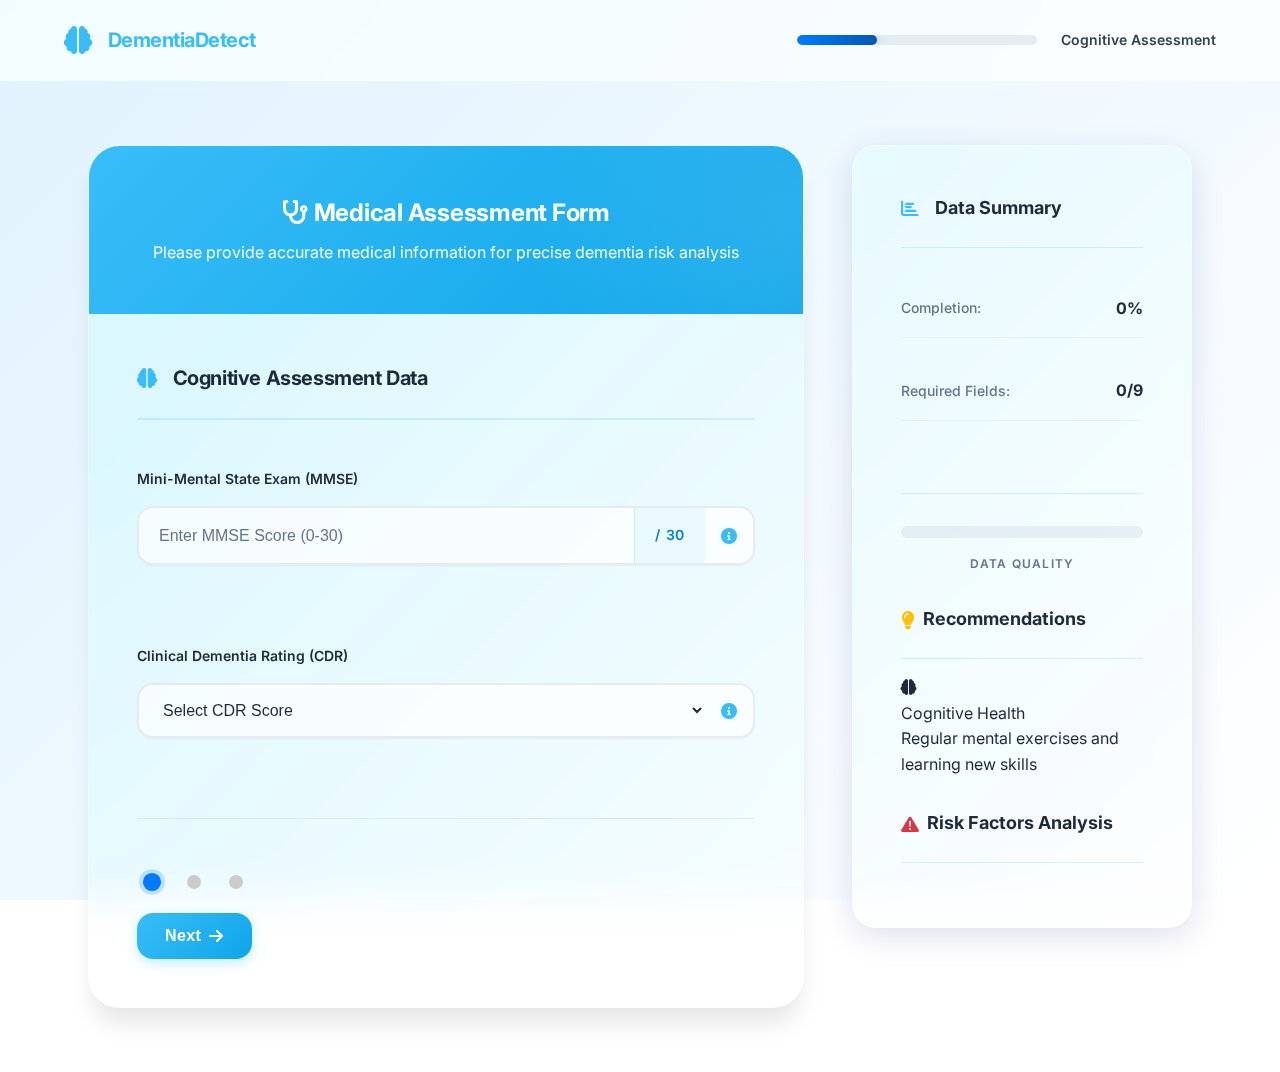
<file: DEMENTIA-PREDICTION/frontend/assessment.html>
<!DOCTYPE html>
<html lang="en">
<head>
    <meta charset="UTF-8">
    <meta name="viewport" content="width=device-width, initial-scale=1.0">
    <title>Medical Assessment - DementiaDetect</title>
    <link rel="stylesheet" href="css/style.css">
    <link href="https://cdnjs.cloudflare.com/ajax/libs/font-awesome/6.0.0/css/all.min.css" rel="stylesheet">
    <link href="https://fonts.googleapis.com/css2?family=Inter:wght@300;400;500;600;700&display=swap" rel="stylesheet">
</head>
<body>
    <header class="assessment-header">
        <div class="container">
            <div class="header-content">
                <div class="logo">
                    <i class="fas fa-brain"></i>
                    <span>DementiaDetect</span>
                </div>
                <div class="assessment-progress">
                    <div class="progress-container">
                        <div class="progress-bar">
                            <div class="progress-fill" id="progressFill"></div>
                        </div>
                        <span class="progress-text" id="progressText">Medical Data Collection</span>
                    </div>
                </div>
            </div>
        </div>
    </header>

    <main class="assessment-main">
        <div class="container">
            <div class="assessment-wrapper">
                <div class="assessment-card">
                    <div class="card-header">
                        <h2 class="card-title">
                            <i class="fas fa-stethoscope"></i>
                            Medical Assessment Form
                        </h2>
                        <p class="card-subtitle">Please provide accurate medical information for precise dementia risk analysis</p>
                    </div>

                    <form id="medicalAssessmentForm" class="medical-form">
                        <div class="form-sections">
                            
                            <!-- Cognitive Assessment Section -->
                            <div class="form-section active" id="cognitiveSection">
                                <h3 class="section-title">
                                    <i class="fas fa-brain"></i>
                                    Cognitive Assessment Data
                                </h3>
                                
                                <div class="medical-inputs-grid">
                                    <div class="medical-input-group">
                                        <label for="mmse">Mini-Mental State Exam (MMSE)</label>
                                        <div class="input-wrapper">
                                            <input type="number" id="mmse" name="mmse" min="0" max="30" step="0.1" placeholder="Enter MMSE Score (0-30)" required>
                                            <span class="input-unit">/ 30</span>
                                            <div class="input-info">
                                                <i class="fas fa-info-circle"></i>
                                                <span class="tooltip">Normal: 24-30, Mild impairment: 18-23, Moderate: 12-17, Severe: <12</span>
                                            </div>
                                        </div>
                                    </div>

                                    <div class="medical-input-group">
                                        <label for="cdr">Clinical Dementia Rating (CDR)</label>
                                        <div class="input-wrapper">
                                            <select id="cdr" name="cdr" required>
                                                <option value="">Select CDR Score</option>
                                                <option value="0">0 - Normal</option>
                                                <option value="0.5">0.5 - Very Mild</option>
                                                <option value="1">1 - Mild</option>
                                                <option value="2">2 - Moderate</option>
                                                <option value="3">3 - Severe</option>
                                            </select>
                                            <div class="input-info">
                                                <i class="fas fa-info-circle"></i>
                                                <span class="tooltip">CDR measures severity of cognitive impairment</span>
                                            </div>
                                        </div>
                                    </div>
                                </div>
                            </div>

                            <!-- Brain Imaging Section -->
                            <div class="form-section" id="imagingSection">
                                <h3 class="section-title">
                                    <i class="fas fa-x-ray"></i>
                                    Brain Imaging Measurements
                                </h3>
                                
                                <div class="medical-inputs-grid">
                                    <div class="medical-input-group">
                                        <label for="nwbv">Normalized Whole Brain Volume</label>
                                        <div class="input-wrapper">
                                            <input type="number" id="nwbv" name="nwbv" min="0.5" max="1.0" step="0.001" placeholder="Enter NWBV (0.5-1.0)" required>
                                            <span class="input-unit">ratio</span>
                                            <div class="input-info">
                                                <i class="fas fa-info-circle"></i>
                                                <span class="tooltip">Brain volume normalized to skull size. Lower values indicate atrophy</span>
                                            </div>
                                        </div>
                                    </div>

                                    <div class="medical-input-group">
                                        <label for="etiv">Estimated Total Intracranial Volume</label>
                                        <div class="input-wrapper">
                                            <input type="number" id="etiv" name="etiv" min="1000" max="2500" step="1" placeholder="Enter eTIV (1000-2500)" required>
                                            <span class="input-unit">cm³</span>
                                            <div class="input-info">
                                                <i class="fas fa-info-circle"></i>
                                                <span class="tooltip">Total volume inside the skull, used for normalization</span>
                                            </div>
                                        </div>
                                    </div>

                                    <div class="medical-input-group">
                                        <label for="asf">Atlas Scaling Factor</label>
                                        <div class="input-wrapper">
                                            <input type="number" id="asf" name="asf" min="0.8" max="1.8" step="0.001" placeholder="Enter ASF (0.8-1.8)" required>
                                            <span class="input-unit">factor</span>
                                            <div class="input-info">
                                                <i class="fas fa-info-circle"></i>
                                                <span class="tooltip">Scaling factor for brain atlas registration</span>
                                            </div>
                                        </div>
                                    </div>
                                </div>
                            </div>

                            <!-- Demographic Section -->
                            <div class="form-section" id="demographicSection">
                                <h3 class="section-title">
                                    <i class="fas fa-user"></i>
                                    Demographic Information
                                </h3>
                                
                                <div class="medical-inputs-grid">
                                    <div class="medical-input-group">
                                        <label for="age">Age</label>
                                        <div class="input-wrapper">
                                            <input type="number" id="age" name="age" min="18" max="120" step="1" placeholder="Enter age" required>
                                            <span class="input-unit">years</span>
                                            <div class="input-info">
                                                <i class="fas fa-info-circle"></i>
                                                <span class="tooltip">Patient's current age in years</span>
                                            </div>
                                        </div>
                                    </div>

                                    <div class="medical-input-group">
                                        <label for="education">Years of Education</label>
                                        <div class="input-wrapper">
                                            <input type="number" id="education" name="education" min="0" max="25" step="1" placeholder="Enter years of education" required>
                                            <span class="input-unit">years</span>
                                            <div class="input-info">
                                                <i class="fas fa-info-circle"></i>
                                                <span class="tooltip">Total years of formal education completed</span>
                                            </div>
                                        </div>
                                    </div>

                                    <div class="medical-input-group">
                                        <label for="gender">Gender</label>
                                        <div class="input-wrapper">
                                            <select id="gender" name="gender" required>
                                                <option value="">Select Gender</option>
                                                <option value="M">Male</option>
                                                <option value="F">Female</option>
                                            </select>
                                            <div class="input-info">
                                                <i class="fas fa-info-circle"></i>
                                                <span class="tooltip">Biological sex assigned at birth</span>
                                            </div>
                                        </div>
                                    </div>

                                    <div class="medical-input-group">
                                        <label for="ses">Socioeconomic Status</label>
                                        <div class="input-wrapper">
                                            <select id="ses" name="ses" required>
                                                <option value="">Select SES Level</option>
                                                <option value="1">1 - Lowest</option>
                                                <option value="2">2 - Low</option>
                                                <option value="3">3 - Middle</option>
                                                <option value="4">4 - High</option>
                                                <option value="5">5 - Highest</option>
                                            </select>
                                            <div class="input-info">
                                                <i class="fas fa-info-circle"></i>
                                                <span class="tooltip">Economic and social position relative to others</span>
                                            </div>
                                        </div>
                                    </div>
                                </div>
                            </div>
                        </div>

                        <!-- Navigation and Submit -->
                        <div class="form-navigation">
                            <div class="nav-buttons">
                                <button type="button" id="prevBtn" class="btn btn-secondary" onclick="previousSection()" style="display: none;">
                                    <i class="fas fa-arrow-left"></i>
                                    Previous
                                </button>
                                
                                <div class="section-indicators">
                                    <span class="indicator active" data-section="0"></span>
                                    <span class="indicator" data-section="1"></span>
                                    <span class="indicator" data-section="2"></span>
                                </div>

                                <button type="button" id="nextBtn" class="btn btn-primary" onclick="nextSection()">
                                    Next
                                    <i class="fas fa-arrow-right"></i>
                                </button>
                                
                                <button type="submit" id="submitBtn" class="btn btn-success" style="display: none;">
                                    <i class="fas fa-brain"></i>
                                    Analyze Risk
                                </button>
                            </div>
                        </div>
                    </form>
                </div>

                <!-- Medical Data Summary Panel -->
                <div class="data-summary-panel" id="summaryPanel">
                    <h4>
                        <i class="fas fa-chart-bar"></i>
                        Data Summary
                    </h4>
                    <div class="summary-content">
                        <div class="summary-item">
                            <span class="label">Completion:</span>
                            <span class="value" id="completionRate">0%</span>
                        </div>
                        <div class="summary-item">
                            <span class="label">Required Fields:</span>
                            <span class="value" id="requiredCount">9</span>
                        </div>
                        <div class="data-quality-indicator">
                            <div class="quality-bar">
                                <div class="quality-fill" id="qualityFill"></div>
                            </div>
                            <span class="quality-text">Data Quality</span>
                        </div>
                    </div>
                </div>
            </div>
        </div>
    </main>

   <!-- Remove these lines that are causing 404 errors -->
<!-- <script src="js/medical-assessment.js"></script> -->
<!-- <script src="js/ui-enhancements.js"></script> -->

<!-- Add this inline solution instead -->
<!-- Remove these lines -->
<!-- <script src="js/medical-assessment.js"></script> -->
<!-- <script src="js/ui-enhancements.js"></script> -->

<!-- Complete working inline solution -->
<script>
// ===== ENHANCED MEDICAL ASSESSMENT SOLUTION =====

class MedicalAssessment {
    constructor() {
        this.currentSection = 0;
        this.totalSections = 3;
        this.formData = {};
        this.validationRules = this.setupValidationRules();
        this.init();
    }

    init() {
        console.log('MedicalAssessment initialized');
        this.addEnhancedStyles(); // Add styles first
        this.setupNavigation();
        this.setupValidation();
        this.updateNavigation();
        this.updateProgress();
    }

    addEnhancedStyles() {
        // Remove existing style if present
        const existingStyle = document.querySelector('#assessment-styles');
        if (existingStyle) existingStyle.remove();

        const style = document.createElement('style');
        style.id = 'assessment-styles';
        style.textContent = `
            /* Enhanced validation states with higher specificity */
            .input-wrapper.error,
            .medical-input-group .input-wrapper.error {
                border: 2px solid #dc3545 !important;
                background-color: rgba(248, 215, 218, 0.3) !important;
                box-shadow: 0 0 0 3px rgba(220, 53, 69, 0.1) !important;
                animation: shake 0.5s ease !important;
            }
            
            .input-wrapper.success,
            .medical-input-group .input-wrapper.success {
                border: 2px solid #28a745 !important;
                background-color: rgba(212, 237, 218, 0.3) !important;
                box-shadow: 0 0 0 3px rgba(40, 167, 69, 0.1) !important;
            }
            
            .input-wrapper.warning,
            .medical-input-group .input-wrapper.warning {
                border: 2px solid #ffc107 !important;
                background-color: rgba(255, 243, 205, 0.3) !important;
                box-shadow: 0 0 0 3px rgba(255, 193, 7, 0.1) !important;
            }

            /* Success checkmark */
            .input-wrapper.success::after {
                content: '✓';
                position: absolute;
                right: 12px;
                top: 50%;
                transform: translateY(-50%);
                color: #28a745;
                font-weight: bold;
                font-size: 18px;
                z-index: 10;
            }

            /* Error icon */
            .input-wrapper.error::after {
                content: '✗';
                position: absolute;
                right: 12px;
                top: 50%;
                transform: translateY(-50%);
                color: #dc3545;
                font-weight: bold;
                font-size: 18px;
                z-index: 10;
            }

            /* Warning icon */
            .input-wrapper.warning::after {
                content: '⚠';
                position: absolute;
                right: 12px;
                top: 50%;
                transform: translateY(-50%);
                color: #ffc107;
                font-weight: bold;
                font-size: 16px;
                z-index: 10;
            }

            /* Adjust for input-unit */
            .input-wrapper.success .input-unit,
            .input-wrapper.error .input-unit,
            .input-wrapper.warning .input-unit {
                margin-right: 35px;
            }
            
            /* Form sections */
            .form-section {
                display: none !important;
            }
            
            .form-section.active {
                display: block !important;
                animation: fadeInSlide 0.4s ease;
            }
            
            @keyframes fadeInSlide {
                from { 
                    opacity: 0; 
                    transform: translateX(20px); 
                }
                to { 
                    opacity: 1; 
                    transform: translateX(0); 
                }
            }
            
            @keyframes shake {
                0%, 100% { transform: translateX(0); }
                10%, 30%, 50%, 70%, 90% { transform: translateX(-3px); }
                20%, 40%, 60%, 80% { transform: translateX(3px); }
            }
            
            /* Enhanced indicators */
            .indicator {
                width: 14px !important;
                height: 14px !important;
                border-radius: 50% !important;
                background: #ccc !important;
                display: inline-block !important;
                margin: 0 6px !important;
                cursor: pointer !important;
                transition: all 0.3s ease !important;
                position: relative !important;
            }
            
            .indicator.active {
                background: #007bff !important;
                transform: scale(1.3) !important;
                box-shadow: 0 0 0 3px rgba(0, 123, 255, 0.2) !important;
            }
            
            .indicator.completed {
                background: #28a745 !important;
                transform: scale(1.1) !important;
            }

            .indicator.completed::after {
                content: '✓';
                position: absolute;
                top: 50%;
                left: 50%;
                transform: translate(-50%, -50%);
                color: white;
                font-size: 10px;
                font-weight: bold;
            }
            
            /* Progress bar enhancement */
            .progress-fill {
                transition: width 0.5s ease !important;
                background: linear-gradient(90deg, #007bff, #0056b3) !important;
            }
            
            /* Quality indicator */
            .quality-fill {
                transition: width 0.8s ease !important;
                background: linear-gradient(90deg, #dc3545 0%, #ffc107 50%, #28a745 100%) !important;
            }

            /* Button enhancements */
            .btn {
                transition: all 0.3s ease !important;
            }

            .btn:hover {
                transform: translateY(-2px) !important;
                box-shadow: 0 4px 8px rgba(0,0,0,0.2) !important;
            }

            .btn:active {
                transform: translateY(0) !important;
            }

            /* Field feedback messages */
            .field-feedback {
                margin-top: 0.5rem;
                padding: 0.5rem 1rem;
                border-radius: 0.5rem;
                font-size: 0.875rem;
                display: flex;
                align-items: center;
                gap: 0.5rem;
                animation: slideDown 0.3s ease;
                border-left: 4px solid;
            }
            
            .field-feedback.error {
                background: #f8d7da;
                color: #721c24;
                border-color: #dc3545;
            }
            
            .field-feedback.warning {
                background: #fff3cd;
                color: #856404;
                border-color: #ffc107;
            }
            
            @keyframes slideDown {
                from { 
                    opacity: 0; 
                    transform: translateY(-10px); 
                    max-height: 0; 
                }
                to { 
                    opacity: 1; 
                    transform: translateY(0); 
                    max-height: 50px; 
                }
            }
        `;
        document.head.appendChild(style);
    }

    setupValidationRules() {
        return {
            mmse: { min: 0, max: 30, type: 'number', required: true },
            cdr: { type: 'select', required: true },
            nwbv: { min: 0.5, max: 1.0, type: 'number', required: true },
            etiv: { min: 1000, max: 2500, type: 'number', required: true },
            asf: { min: 0.8, max: 1.8, type: 'number', required: true },
            age: { min: 18, max: 120, type: 'number', required: true },
            education: { min: 0, max: 25, type: 'number', required: true },
            gender: { type: 'select', required: true },
            ses: { type: 'select', required: true }
        };
    }

    setupNavigation() {
        console.log('Setting up navigation...');
        
        const nextBtn = document.getElementById('nextBtn');
        const prevBtn = document.getElementById('prevBtn');
        const submitBtn = document.getElementById('submitBtn');

        if (nextBtn) {
            // Clone to remove existing event listeners
            const newNextBtn = nextBtn.cloneNode(true);
            nextBtn.parentNode.replaceChild(newNextBtn, nextBtn);
            
            newNextBtn.removeAttribute('onclick');
            newNextBtn.addEventListener('click', (e) => {
                e.preventDefault();
                console.log('Next button clicked');
                this.nextSection();
            });
            console.log('Next button setup complete');
        }

        if (prevBtn) {
            const newPrevBtn = prevBtn.cloneNode(true);
            prevBtn.parentNode.replaceChild(newPrevBtn, prevBtn);
            
            newPrevBtn.removeAttribute('onclick');
            newPrevBtn.addEventListener('click', (e) => {
                e.preventDefault();
                console.log('Previous button clicked');
                this.previousSection();
            });
        }

        if (submitBtn) {
            const newSubmitBtn = submitBtn.cloneNode(true);
            submitBtn.parentNode.replaceChild(newSubmitBtn, submitBtn);
            
            newSubmitBtn.addEventListener('click', (e) => {
                e.preventDefault();
                console.log('Submit button clicked');
                this.handleSubmit();
            });
        }
    }

    setupValidation() {
        const inputs = document.querySelectorAll('#medicalAssessmentForm input, #medicalAssessmentForm select');
        console.log(`Setting up validation for ${inputs.length} inputs`);
        
        inputs.forEach(input => {
            input.addEventListener('input', () => {
                this.validateField(input);
                this.updateProgress();
            });

            input.addEventListener('blur', () => {
                this.showFieldFeedback(input);
            });

            input.addEventListener('focus', () => {
                this.clearFieldError(input);
            });
        });
    }

    validateField(field) {
        const fieldName = field.name;
        const value = field.value.trim();
        const rule = this.validationRules[fieldName];
        const wrapper = field.closest('.input-wrapper');
        
        if (!wrapper || !rule) return true;

        // Clear previous states
        wrapper.classList.remove('error', 'success', 'warning');

        let isValid = true;
        let errorMessage = '';

        // Required field check
        if (rule.required && !value) {
            isValid = false;
            errorMessage = 'This field is required';
        } else if (value) {
            // Type-specific validation
            if (rule.type === 'number') {
                const num = parseFloat(value);
                if (isNaN(num)) {
                    isValid = false;
                    errorMessage = 'Please enter a valid number';
                } else if (rule.min !== undefined && num < rule.min) {
                    isValid = false;
                    errorMessage = `Value must be at least ${rule.min}`;
                } else if (rule.max !== undefined && num > rule.max) {
                    isValid = false;
                    errorMessage = `Value must not exceed ${rule.max}`;
                } else {
                    // Check for warnings
                    if (fieldName === 'mmse' && num < 24) {
                        wrapper.classList.add('warning');
                        field.setAttribute('data-warning', 'Score may indicate cognitive impairment');
                    } else if (fieldName === 'age' && num > 75) {
                        wrapper.classList.add('warning');
                        field.setAttribute('data-warning', 'Advanced age increases risk');
                    } else {
                        wrapper.classList.add('success');
                    }
                }
            } else {
                wrapper.classList.add('success');
            }
        }

        // Apply validation state
        if (!isValid) {
            wrapper.classList.add('error');
            field.setAttribute('data-error', errorMessage);
            delete this.formData[fieldName];
        } else if (value) {
            this.formData[fieldName] = value;
        }

        console.log(`Validated ${fieldName}: ${isValid ? 'valid' : 'invalid'}`);
        return isValid;
    }

    showFieldFeedback(field) {
        const wrapper = field.closest('.input-wrapper');
        if (!wrapper) return;

        const errorMsg = field.getAttribute('data-error');
        const warningMsg = field.getAttribute('data-warning');
        
        // Remove existing feedback
        const existingFeedback = wrapper.parentNode.querySelector('.field-feedback');
        if (existingFeedback) {
            existingFeedback.remove();
        }

        // Show error or warning
        if (errorMsg || warningMsg) {
            const feedback = document.createElement('div');
            const isError = !!errorMsg;
            const message = errorMsg || warningMsg;
            
            feedback.className = `field-feedback ${isError ? 'error' : 'warning'}`;
            feedback.innerHTML = `
                <i class="fas fa-${isError ? 'exclamation-circle' : 'exclamation-triangle'}"></i>
                <span>${message}</span>
            `;
            
            wrapper.parentNode.appendChild(feedback);
        }
    }

    clearFieldError(field) {
        const wrapper = field.closest('.input-wrapper');
        if (!wrapper) return;

        const feedback = wrapper.parentNode.querySelector('.field-feedback.error');
        if (feedback) {
            feedback.remove();
        }
        
        field.removeAttribute('data-error');
    }

    validateCurrentSection() {
        const sections = ['cognitiveSection', 'imagingSection', 'demographicSection'];
        const currentSectionElement = document.getElementById(sections[this.currentSection]);
        
        if (!currentSectionElement) {
            console.error('Section not found:', sections[this.currentSection]);
            return false;
        }

        const requiredFields = currentSectionElement.querySelectorAll('[required]');
        console.log(`Validating ${requiredFields.length} required fields in section ${this.currentSection}`);
        
        let isValid = true;
        const errors = [];

        requiredFields.forEach(field => {
            if (!this.validateField(field)) {
                isValid = false;
                errors.push(field.name);
                this.showFieldFeedback(field);
            }
        });

        if (!isValid) {
            console.log('Validation failed for fields:', errors);
            this.showNotification('Please complete all required fields in this section.', 'error');
            
            // Focus first invalid field
            const firstInvalidField = currentSectionElement.querySelector('.input-wrapper.error input, .input-wrapper.error select');
            if (firstInvalidField) {
                firstInvalidField.focus();
                firstInvalidField.scrollIntoView({ behavior: 'smooth', block: 'center' });
            }
        }

        return isValid;
    }

    nextSection() {
        console.log(`Next section called. Current: ${this.currentSection}`);
        
        if (!this.validateCurrentSection()) {
            console.log('Validation failed, staying in current section');
            return;
        }

        if (this.currentSection < this.totalSections - 1) {
            // Hide current section
            const sections = document.querySelectorAll('.form-section');
            sections[this.currentSection].classList.remove('active');
            
            // Show next section
            this.currentSection++;
            sections[this.currentSection].classList.add('active');
            
            this.updateNavigation();
            this.updateIndicators();
            this.scrollToTop();
            
            console.log(`Moved to section: ${this.currentSection}`);
        }
    }

    previousSection() {
        if (this.currentSection > 0) {
            const sections = document.querySelectorAll('.form-section');
            sections[this.currentSection].classList.remove('active');
            
            this.currentSection--;
            sections[this.currentSection].classList.add('active');
            
            this.updateNavigation();
            this.updateIndicators();
            this.scrollToTop();
        }
    }

    scrollToTop() {
        const assessmentCard = document.querySelector('.assessment-card');
        if (assessmentCard) {
            assessmentCard.scrollIntoView({ behavior: 'smooth', block: 'start' });
        }
    }

    updateNavigation() {
        const prevBtn = document.getElementById('prevBtn');
        const nextBtn = document.getElementById('nextBtn');
        const submitBtn = document.getElementById('submitBtn');

        // Update previous button
        if (prevBtn) {
            prevBtn.style.display = this.currentSection > 0 ? 'inline-flex' : 'none';
        }

        // Update next/submit buttons
        if (this.currentSection === this.totalSections - 1) {
            if (nextBtn) nextBtn.style.display = 'none';
            if (submitBtn) submitBtn.style.display = 'inline-flex';
        } else {
            if (nextBtn) nextBtn.style.display = 'inline-flex';
            if (submitBtn) submitBtn.style.display = 'none';
        }

        // Update progress text
        const progressText = document.getElementById('progressText');
        if (progressText) {
            const sectionNames = ['Cognitive Assessment', 'Brain Imaging', 'Demographics'];
            progressText.textContent = sectionNames[this.currentSection];
        }

        // Update progress bar
        const progressFill = document.getElementById('progressFill');
        if (progressFill) {
            const progress = ((this.currentSection + 1) / this.totalSections) * 100;
            progressFill.style.width = progress + '%';
        }
    }

    updateIndicators() {
        document.querySelectorAll('.indicator').forEach((indicator, index) => {
            indicator.classList.remove('active', 'completed');
            
            if (index === this.currentSection) {
                indicator.classList.add('active');
            } else if (index < this.currentSection) {
                indicator.classList.add('completed');
            }
        });
    }

   // Add these methods to your existing MedicalAssessment class

updateProgress() {
    const totalFields = Object.keys(this.validationRules).length;
    const completedFields = Object.keys(this.formData).length;
    const completionRate = Math.round((completedFields / totalFields) * 100);

    console.log(`Progress: ${completedFields}/${totalFields} (${completionRate}%)`);

    // Update summary panel
    const completionElement = document.getElementById('completionRate');
    if (completionElement) {
        completionElement.textContent = completionRate + '%';
    }

    const qualityFill = document.getElementById('qualityFill');
    if (qualityFill) {
        qualityFill.style.width = completionRate + '%';
    }

    const requiredCount = document.getElementById('requiredCount');
    if (requiredCount) {
        requiredCount.textContent = `${completedFields}/${totalFields}`;
    }

    // Update recommendations and risk factors
    this.updateRecommendations();
    this.updateRiskFactors();
}

updateRecommendations() {
    const recommendations = this.generateRecommendations();
    
    // Create or update recommendations section in summary panel
    let recommendationsSection = document.getElementById('recommendationsSection');
    if (!recommendationsSection) {
        recommendationsSection = this.createRecommendationsSection();
    }
    
    // Populate recommendations
    const recommendationsList = recommendationsSection.querySelector('.recommendations-list');
    recommendationsList.innerHTML = '';
    
    recommendations.forEach(rec => {
        const recItem = document.createElement('div');
        recItem.className = 'recommendation-item';
        recItem.innerHTML = `
            <div class="rec-icon ${rec.type}">
                <i class="fas fa-${rec.icon}"></i>
            </div>
            <div class="rec-content">
                <div class="rec-title">${rec.title}</div>
                <div class="rec-description">${rec.description}</div>
            </div>
        `;
        recommendationsList.appendChild(recItem);
    });
}

updateRiskFactors() {
    const riskFactors = this.analyzeRiskFactors();
    
    // Create or update risk factors section
    let riskSection = document.getElementById('riskFactorsSection');
    if (!riskSection) {
        riskSection = this.createRiskFactorsSection();
    }
    
    // Populate risk factors
    const riskList = riskSection.querySelector('.risk-factors-list');
    riskList.innerHTML = '';
    
    riskFactors.forEach(risk => {
        const riskItem = document.createElement('div');
        riskItem.className = `risk-factor-item ${risk.level}`;
        riskItem.innerHTML = `
            <div class="risk-indicator ${risk.level}"></div>
            <div class="risk-content">
                <div class="risk-factor">${risk.factor}</div>
                <div class="risk-impact">${risk.impact}</div>
            </div>
            <div class="risk-score">${risk.score}</div>
        `;
        riskList.appendChild(riskItem);
    });
}

generateRecommendations() {
    const recommendations = [];
    const formData = this.formData;

    // Base recommendations
    recommendations.push({
        icon: 'brain',
        type: 'cognitive',
        title: 'Cognitive Health',
        description: 'Regular mental exercises and learning new skills'
    });

    // MMSE-based recommendations
    if (formData.mmse) {
        const mmse = parseFloat(formData.mmse);
        if (mmse < 24) {
            recommendations.push({
                icon: 'user-md',
                type: 'medical',
                title: 'Medical Consultation',
                description: 'Consult a neurologist for comprehensive evaluation'
            });
        }
        if (mmse < 18) {
            recommendations.push({
                icon: 'home',
                type: 'support',
                title: 'Family Support',
                description: 'Consider caregiver support and safety modifications'
            });
        }
    }

    // Age-based recommendations
    if (formData.age) {
        const age = parseInt(formData.age);
        if (age > 65) {
            recommendations.push({
                icon: 'heartbeat',
                type: 'lifestyle',
                title: 'Cardiovascular Health',
                description: 'Maintain heart health through exercise and diet'
            });
        }
        if (age > 75) {
            recommendations.push({
                icon: 'calendar-check',
                type: 'monitoring',
                title: 'Regular Monitoring',
                description: 'Annual cognitive assessments recommended'
            });
        }
    }

    // CDR-based recommendations
    if (formData.cdr && parseFloat(formData.cdr) > 0) {
        recommendations.push({
            icon: 'pills',
            type: 'treatment',
            title: 'Treatment Options',
            description: 'Discuss medication options with healthcare provider'
        });
    }

    // Brain volume recommendations
    if (formData.nwbv && parseFloat(formData.nwbv) < 0.75) {
        recommendations.push({
            icon: 'dumbbell',
            type: 'exercise',
            title: 'Physical Exercise',
            description: 'Regular aerobic exercise to support brain health'
        });
    }

    // Education-based recommendations
    if (formData.education && parseInt(formData.education) < 12) {
        recommendations.push({
            icon: 'book',
            type: 'cognitive',
            title: 'Mental Stimulation',
            description: 'Engage in reading, puzzles, and learning activities'
        });
    }

    return recommendations.slice(0, 4); // Limit to 4 recommendations
}

analyzeRiskFactors() {
    const riskFactors = [];
    const formData = this.formData;

    // Age risk factor
    if (formData.age) {
        const age = parseInt(formData.age);
        let riskLevel = 'low';
        let score = '1/5';
        let impact = 'Minimal age-related risk';
        
        if (age > 65) {
            riskLevel = 'medium';
            score = '2/5';
            impact = 'Moderate age-related risk increase';
        }
        if (age > 75) {
            riskLevel = 'high';
            score = '3/5';
            impact = 'Significant age-related risk factor';
        }
        if (age > 85) {
            riskLevel = 'critical';
            score = '4/5';
            impact = 'Very high age-related risk';
        }
        
        riskFactors.push({
            factor: 'Age Factor',
            level: riskLevel,
            score: score,
            impact: impact
        });
    }

    // MMSE risk factor
    if (formData.mmse) {
        const mmse = parseFloat(formData.mmse);
        let riskLevel = 'low';
        let score = '1/5';
        let impact = 'Normal cognitive function';
        
        if (mmse < 24) {
            riskLevel = 'medium';
            score = '2/5';
            impact = 'Mild cognitive impairment detected';
        }
        if (mmse < 18) {
            riskLevel = 'high';
            score = '4/5';
            impact = 'Moderate cognitive impairment';
        }
        if (mmse < 12) {
            riskLevel = 'critical';
            score = '5/5';
            impact = 'Severe cognitive impairment';
        }
        
        riskFactors.push({
            factor: 'Cognitive Performance',
            level: riskLevel,
            score: score,
            impact: impact
        });
    }

    // CDR risk factor
    if (formData.cdr) {
        const cdr = parseFloat(formData.cdr);
        let riskLevel = 'low';
        let score = '1/5';
        let impact = 'No dementia symptoms';
        
        if (cdr === 0.5) {
            riskLevel = 'medium';
            score = '2/5';
            impact = 'Very mild dementia symptoms';
        } else if (cdr === 1) {
            riskLevel = 'high';
            score = '3/5';
            impact = 'Mild dementia symptoms';
        } else if (cdr >= 2) {
            riskLevel = 'critical';
            score = '4/5';
            impact = 'Moderate to severe dementia';
        }
        
        riskFactors.push({
            factor: 'Clinical Rating',
            level: riskLevel,
            score: score,
            impact: impact
        });
    }

    // Brain volume risk factor
    if (formData.nwbv) {
        const nwbv = parseFloat(formData.nwbv);
        let riskLevel = 'low';
        let score = '1/5';
        let impact = 'Normal brain volume';
        
        if (nwbv < 0.8) {
            riskLevel = 'medium';
            score = '2/5';
            impact = 'Mild brain volume reduction';
        }
        if (nwbv < 0.75) {
            riskLevel = 'high';
            score = '3/5';
            impact = 'Moderate brain atrophy detected';
        }
        if (nwbv < 0.7) {
            riskLevel = 'critical';
            score = '4/5';
            impact = 'Significant brain volume loss';
        }
        
        riskFactors.push({
            factor: 'Brain Volume',
            level: riskLevel,
            score: score,
            impact: impact
        });
    }

    // Education protective factor
    if (formData.education) {
        const education = parseInt(formData.education);
        let riskLevel = 'medium';
        let score = '2/5';
        let impact = 'Average cognitive reserve';
        
        if (education >= 16) {
            riskLevel = 'low';
            score = '1/5';
            impact = 'High cognitive reserve (protective)';
        } else if (education < 8) {
            riskLevel = 'high';
            score = '3/5';
            impact = 'Low cognitive reserve';
        }
        
        riskFactors.push({
            factor: 'Education Level',
            level: riskLevel,
            score: score,
            impact: impact
        });
    }

    return riskFactors;
}

createRecommendationsSection() {
    const summaryPanel = document.getElementById('summaryPanel');
    if (!summaryPanel) return null;

    const recommendationsSection = document.createElement('div');
    recommendationsSection.id = 'recommendationsSection';
    recommendationsSection.innerHTML = `
        <h4 style="margin-top: 2rem; margin-bottom: 1rem; display: flex; align-items: center; gap: 0.5rem;">
            <i class="fas fa-lightbulb" style="color: #ffc107;"></i>
            Recommendations
        </h4>
        <div class="recommendations-list"></div>
    `;
    
    summaryPanel.appendChild(recommendationsSection);
    return recommendationsSection;
}

createRiskFactorsSection() {
    const summaryPanel = document.getElementById('summaryPanel');
    if (!summaryPanel) return null;

    const riskSection = document.createElement('div');
    riskSection.id = 'riskFactorsSection';
    riskSection.innerHTML = `
        <h4 style="margin-top: 2rem; margin-bottom: 1rem; display: flex; align-items: center; gap: 0.5rem;">
            <i class="fas fa-exclamation-triangle" style="color: #dc3545;"></i>
            Risk Factors Analysis
        </h4>
        <div class="risk-factors-list"></div>
    `;
    
    summaryPanel.appendChild(riskSection);
    return riskSection;
}


    showNotification(message, type = 'info') {
        // Create enhanced notification
        const notification = document.createElement('div');
        notification.style.cssText = `
            position: fixed;
            top: 20px;
            right: 20px;
            padding: 1rem 1.5rem;
            border-radius: 0.5rem;
            color: white;
            font-weight: 600;
            z-index: 10000;
            max-width: 400px;
            background: ${type === 'error' ? '#dc3545' : type === 'success' ? '#28a745' : '#007bff'};
            box-shadow: 0 4px 12px rgba(0,0,0,0.15);
            animation: slideInRight 0.3s ease;
        `;
        
        notification.innerHTML = `
            <div style="display: flex; align-items: center; gap: 0.5rem;">
                <i class="fas fa-${type === 'error' ? 'exclamation-triangle' : type === 'success' ? 'check' : 'info-circle'}"></i>
                <span>${message}</span>
                <button onclick="this.parentElement.parentElement.remove()" style="background: none; border: none; color: white; margin-left: 1rem; cursor: pointer; font-size: 1.2rem;">×</button>
            </div>
        `;
        
        document.body.appendChild(notification);
        
        // Auto remove after 4 seconds
        setTimeout(() => {
            if (notification.parentElement) {
                notification.style.animation = 'slideOutRight 0.3s ease';
                setTimeout(() => notification.remove(), 300);
            }
        }, 4000);
    }

    handleSubmit() {
        console.log('Handling form submission');
        
        if (!this.validateCurrentSection()) {
            return;
        }

        // Show loading state
        const submitBtn = document.getElementById('submitBtn');
        if (submitBtn) {
            submitBtn.innerHTML = '<i class="fas fa-spinner fa-spin"></i> Analyzing...';
            submitBtn.disabled = true;
        }

        // Collect all form data
        const formElements = document.querySelectorAll('#medicalAssessmentForm input, #medicalAssessmentForm select');
        const finalData = {};
        
        formElements.forEach(element => {
            if (element.value.trim()) {
                finalData[element.name] = element.value.trim();
            }
        });

        console.log('Final form data:', finalData);

        // Store in localStorage
        localStorage.setItem('dementiaAssessmentData', JSON.stringify(finalData));

        // Show success message
        this.showNotification('Assessment completed successfully! Redirecting to analysis...', 'success');

        // Redirect after 2 seconds
        setTimeout(() => {
            window.location.href = 'processing.html';
        }, 2000);
    }
}

// Global functions
window.nextSection = function() {
    console.log('Global nextSection called');
    if (window.medicalAssessment) {
        window.medicalAssessment.nextSection();
    }
};

window.previousSection = function() {
    console.log('Global previousSection called');
    if (window.medicalAssessment) {
        window.medicalAssessment.previousSection();
    }
};

// Initialize when DOM is ready
document.addEventListener('DOMContentLoaded', function() {
    console.log('DOM loaded, initializing assessment...');
    
    // Small delay to ensure all elements are rendered
    setTimeout(() => {
        window.medicalAssessment = new MedicalAssessment();
        console.log('MedicalAssessment initialized successfully');
    }, 100);
});

// Add notification animations
const notificationStyles = document.createElement('style');
notificationStyles.textContent = `
    @keyframes slideInRight {
        from { transform: translateX(100%); opacity: 0; }
        to { transform: translateX(0); opacity: 1; }
    }
    
    @keyframes slideOutRight {
        from { transform: translateX(0); opacity: 1; }
        to { transform: translateX(100%); opacity: 0; }
    }
`;
document.head.appendChild(notificationStyles);
</script>


</body>
</html>
</file>
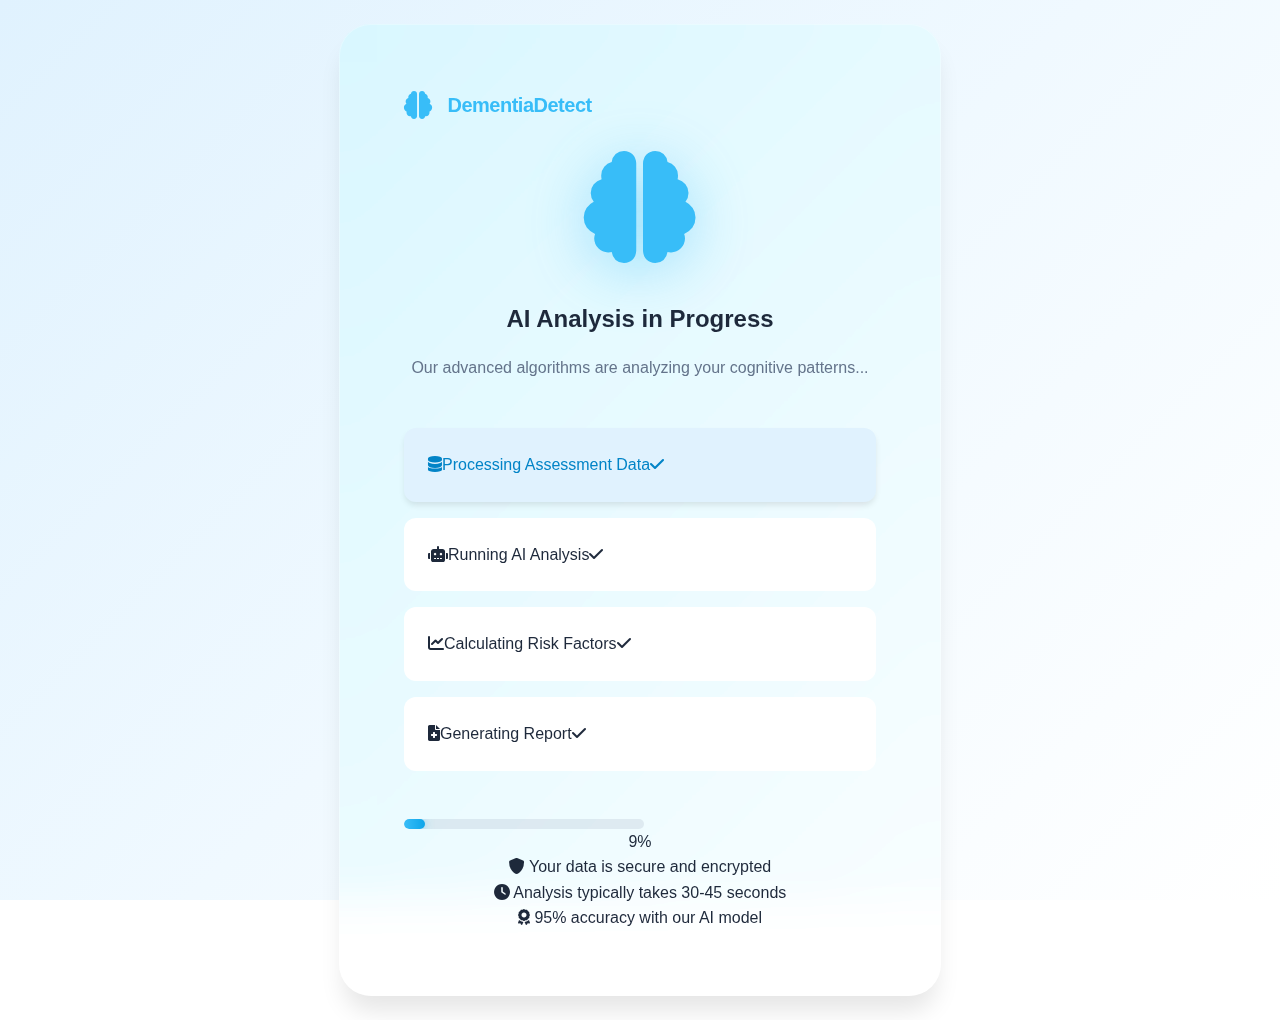
<file: DEMENTIA-PREDICTION/frontend/processing.html>
<!DOCTYPE html>
<html lang="en">
<head>
    <meta charset="UTF-8">
    <meta name="viewport" content="width=device-width, initial-scale=1.0">
    <title>Analyzing Results - DementiaDetect</title>
    <link rel="stylesheet" href="css/style.css">
    <link href="https://cdnjs.cloudflare.com/ajax/libs/font-awesome/6.0.0/css/all.min.css" rel="stylesheet">
</head>
<body class="processing-body">
    <div class="processing-container">
        <div class="processing-content">
            <div class="processing-header">
                <div class="logo">
                    <i class="fas fa-brain"></i>
                    <span>DementiaDetect</span>
                </div>
            </div>

            <div class="processing-main">
                <div class="ai-animation">
                    <div class="brain-scan">
                        <div class="scan-line"></div>
                        <i class="fas fa-brain"></i>
                    </div>
                </div>

                <h2 class="processing-title">AI Analysis in Progress</h2>
                <p class="processing-subtitle">Our advanced algorithms are analyzing your cognitive patterns...</p>

                <div class="processing-steps">
                    <div class="step-item active" id="step1">
                        <div class="step-icon">
                            <i class="fas fa-database"></i>
                        </div>
                        <span class="step-text">Processing Assessment Data</span>
                        <div class="step-check">
                            <i class="fas fa-check"></i>
                        </div>
                    </div>
                    
                    <div class="step-item" id="step2">
                        <div class="step-icon">
                            <i class="fas fa-robot"></i>
                        </div>
                        <span class="step-text">Running AI Analysis</span>
                        <div class="step-check">
                            <i class="fas fa-check"></i>
                        </div>
                    </div>
                    
                    <div class="step-item" id="step3">
                        <div class="step-icon">
                            <i class="fas fa-chart-line"></i>
                        </div>
                        <span class="step-text">Calculating Risk Factors</span>
                        <div class="step-check">
                            <i class="fas fa-check"></i>
                        </div>
                    </div>
                    
                    <div class="step-item" id="step4">
                        <div class="step-icon">
                            <i class="fas fa-file-medical"></i>
                        </div>
                        <span class="step-text">Generating Report</span>
                        <div class="step-check">
                            <i class="fas fa-check"></i>
                        </div>
                    </div>
                </div>

                <div class="progress-bar-container">
                    <div class="progress-bar">
                        <div class="progress-fill" id="analysisProgress"></div>
                    </div>
                    <div class="progress-percentage" id="progressPercentage">0%</div>
                </div>

                <div class="processing-info">
                    <div class="info-cards">
                        <div class="info-card">
                            <i class="fas fa-shield-alt"></i>
                            <span>Your data is secure and encrypted</span>
                        </div>
                        <div class="info-card">
                            <i class="fas fa-clock"></i>
                            <span>Analysis typically takes 30-45 seconds</span>
                        </div>
                        <div class="info-card">
                            <i class="fas fa-award"></i>
                            <span>95% accuracy with our AI model</span>
                        </div>
                    </div>
                </div>
            </div>
        </div>
    </div>

    <script>
        // Simulate processing steps
        let currentStep = 0;
        const steps = ['step1', 'step2', 'step3', 'step4'];
        const stepTexts = [
            'Processing Assessment Data...',
            'Running AI Analysis...',
            'Calculating Risk Factors...',
            'Generating Report...'
        ];

        function simulateProcessing() {
            const progressBar = document.getElementById('analysisProgress');
            const progressText = document.getElementById('progressPercentage');
            let progress = 0;

            const interval = setInterval(() => {
                progress += Math.random() * 15;
                if (progress > 100) progress = 100;

                progressBar.style.width = progress + '%';
                progressText.textContent = Math.round(progress) + '%';

                // Activate steps based on progress
                if (progress > 25 && currentStep < 1) {
                    activateStep(1);
                } else if (progress > 50 && currentStep < 2) {
                    activateStep(2);
                } else if (progress > 75 && currentStep < 3) {
                    activateStep(3);
                } else if (progress >= 100) {
                    clearInterval(interval);
                    setTimeout(() => {
                        // Get assessment data from localStorage or URL params
                        const assessmentData = localStorage.getItem('assessmentData');
                        if (assessmentData) {
                            // Send to backend for prediction
                            submitToBackend(JSON.parse(assessmentData));
                        } else {
                            // Redirect to results with demo data
                            window.location.href = 'results.html?demo=true';
                        }
                    }, 1000);
                }
            }, 200);
        }

        function activateStep(stepIndex) {
            if (stepIndex <= currentStep) return;
            
            // Deactivate previous step
            if (currentStep >= 0) {
                const prevStep = document.getElementById(steps[currentStep]);
                prevStep.classList.remove('active');
                prevStep.classList.add('completed');
            }

            // Activate current step
            const currentStepEl = document.getElementById(steps[stepIndex]);
            currentStepEl.classList.add('active');
            
            currentStep = stepIndex;
        }

        async function submitToBackend(data) {
            try {
                const response = await fetch('http://localhost:5000/predict', {
                    method: 'POST',
                    headers: {
                        'Content-Type': 'application/json',
                    },
                    body: JSON.stringify(data)
                });

                const result = await response.json();
                
                // Store results and redirect
                localStorage.setItem('predictionResult', JSON.stringify(result));
                window.location.href = 'results.html';
            } catch (error) {
                console.error('Error:', error);
                // Fallback to demo results
                window.location.href = 'results.html?demo=true&error=true';
            }
        }

        // Start processing simulation when page loads
        document.addEventListener('DOMContentLoaded', simulateProcessing);
    </script>
</body>
</html>
</file>
<file: DEMENTIA-PREDICTION/frontend/css/style.css>
/* ===== RESET & GLOBAL STYLES ===== */
* {
    margin: 0;
    padding: 0;
    box-sizing: border-box;
}

:root {
    /* Primary Sky Blue Palette */
    --primary-color: #38bdf8;
    --primary-hover: #0ea5e9;
    --primary-light: #e0f2fe;
    --primary-dark: #0284c7;
    
    /* Glassmorphism Colors */
    --glass-bg: rgba(255, 255, 255, 0.7);
    --glass-border: rgba(255, 255, 255, 0.3);
    --glass-shadow: rgba(0, 0, 0, 0.1);
    
    /* Status Colors */
    --success-color: #10b981;
    --success-light: #d1fae5;
    --warning-color: #f59e0b;
    --warning-light: #fef3c7;
    --danger-color: #ef4444;
    --danger-light: #fee2e2;
    
    /* Neutral Colors */
    --white: #ffffff;
    --off-white: #f8fafc;
    --light-gray: #f1f5f9;
    --gray: #64748b;
    --dark-gray: #334155;
    --dark: #1e293b;
    --border-color: rgba(148, 163, 184, 0.2);
    
    /* Typography */
    --font-family: -apple-system, BlinkMacSystemFont, 'Segoe UI', 'Inter', 'Helvetica Neue', Arial, sans-serif;
    --font-size-xs: 0.75rem;
    --font-size-sm: 0.875rem;
    --font-size-base: 1rem;
    --font-size-lg: 1.125rem;
    --font-size-xl: 1.25rem;
    --font-size-2xl: 1.5rem;
    --font-size-3xl: 2.25rem;
    --font-size-4xl: 3rem;
    
    /* Spacing */
    --spacing-xs: 0.5rem;
    --spacing-sm: 1rem;
    --spacing-md: 1.5rem;
    --spacing-lg: 2rem;
    --spacing-xl: 3rem;
    --spacing-2xl: 4rem;
    
    /* Border Radius */
    --radius-sm: 0.5rem;
    --radius-md: 0.75rem;
    --radius-lg: 1rem;
    --radius-xl: 1.5rem;
    --radius-2xl: 2rem;
    
    /* Shadows */
    --shadow-sm: 0 1px 2px 0 rgba(0, 0, 0, 0.05);
    --shadow-md: 0 4px 6px -1px rgba(0, 0, 0, 0.1);
    --shadow-lg: 0 10px 15px -3px rgba(0, 0, 0, 0.1);
    --shadow-xl: 0 20px 25px -5px rgba(0, 0, 0, 0.1);
    --shadow-glass: 0 8px 32px 0 rgba(31, 38, 135, 0.15);
    
    /* Transitions */
    --transition-base: all 0.3s cubic-bezier(0.4, 0, 0.2, 1);
    --transition-fast: all 0.15s cubic-bezier(0.4, 0, 0.2, 1);
}

body {
    font-family: var(--font-family);
    font-size: var(--font-size-base);
    line-height: 1.6;
    color: var(--dark);
    background: linear-gradient(135deg, #e0f2fe 0%, #f0f9ff 50%, #ffffff 100%);
    background-attachment: fixed;
    -webkit-font-smoothing: antialiased;
    -moz-osx-font-smoothing: grayscale;
}

.container {
    max-width: 1200px;
    margin: 0 auto;
    padding: 0 var(--spacing-md);
}

/* ===== GLASSMORPHISM UTILITIES ===== */
.glass {
    background: var(--glass-bg);
    backdrop-filter: blur(16px) saturate(180%);
    -webkit-backdrop-filter: blur(16px) saturate(180%);
    border: 1px solid var(--glass-border);
    box-shadow: var(--shadow-glass);
}

.glass-strong {
    background: rgba(255, 255, 255, 0.9);
    backdrop-filter: blur(20px) saturate(200%);
    -webkit-backdrop-filter: blur(20px) saturate(200%);
    border: 1px solid rgba(255, 255, 255, 0.4);
}

/* ===== BUTTONS ===== */
.btn {
    display: inline-flex;
    align-items: center;
    justify-content: center;
    gap: var(--spacing-xs);
    padding: 0.875rem 1.75rem;
    font-size: var(--font-size-base);
    font-weight: 600;
    text-decoration: none;
    text-align: center;
    border: none;
    border-radius: var(--radius-lg);
    cursor: pointer;
    transition: var(--transition-base);
    white-space: nowrap;
    position: relative;
    overflow: hidden;
    letter-spacing: 0.025em;
}

.btn::before {
    content: '';
    position: absolute;
    top: 0;
    left: -100%;
    width: 100%;
    height: 100%;
    background: linear-gradient(90deg, transparent, rgba(255, 255, 255, 0.3), transparent);
    transition: left 0.5s ease;
}

.btn:hover::before {
    left: 100%;
}

.btn-primary {
    background: linear-gradient(135deg, var(--primary-color), var(--primary-hover));
    color: var(--white);
    box-shadow: 0 4px 12px rgba(56, 189, 248, 0.3);
}

.btn-primary:hover {
    transform: translateY(-2px);
    box-shadow: 0 8px 20px rgba(56, 189, 248, 0.4);
}

.btn-secondary {
    background: var(--glass-bg);
    backdrop-filter: blur(10px);
    color: var(--dark);
    border: 1px solid var(--glass-border);
}

.btn-secondary:hover {
    background: var(--white);
    transform: translateY(-2px);
}

.btn-outline {
    background: transparent;
    color: var(--primary-color);
    border: 2px solid var(--primary-color);
}

.btn-outline:hover {
    background: var(--primary-color);
    color: var(--white);
    transform: translateY(-2px);
}

.btn-large {
    padding: 1.125rem 2.25rem;
    font-size: var(--font-size-lg);
}

.btn-sm {
    padding: 0.625rem 1.25rem;
    font-size: var(--font-size-sm);
}

.btn:disabled {
    opacity: 0.5;
    cursor: not-allowed;
    transform: none !important;
}

/* ===== NAVIGATION ===== */
.main-header {
    position: sticky;
    top: 0;
    z-index: 1000;
    background: var(--glass-bg);
    backdrop-filter: blur(20px) saturate(180%);
    -webkit-backdrop-filter: blur(20px) saturate(180%);
    border-bottom: 1px solid var(--glass-border);
    box-shadow: var(--shadow-glass);
}

.navbar {
    padding: 1.25rem 0;
}

.nav-container {
    display: flex;
    justify-content: space-between;
    align-items: center;
}

.logo {
    display: flex;
    align-items: center;
    gap: var(--spacing-sm);
    font-size: var(--font-size-xl);
    font-weight: 700;
    color: var(--primary-color);
    text-decoration: none;
    letter-spacing: -0.025em;
}

.logo i {
    font-size: 1.75rem;
}

.nav-menu {
    display: flex;
    list-style: none;
    gap: var(--spacing-xl);
    margin: 0;
}

.nav-link {
    text-decoration: none;
    color: var(--dark-gray);
    font-weight: 500;
    font-size: var(--font-size-sm);
    transition: var(--transition-base);
    position: relative;
    letter-spacing: 0.025em;
}

.nav-link::after {
    content: '';
    position: absolute;
    bottom: -0.5rem;
    left: 50%;
    transform: translateX(-50%) scaleX(0);
    width: 100%;
    height: 2px;
    background: linear-gradient(90deg, var(--primary-color), var(--primary-hover));
    border-radius: 2px;
    transition: transform 0.3s ease;
}

.nav-link:hover,
.nav-link.active {
    color: var(--primary-color);
}

.nav-link:hover::after,
.nav-link.active::after {
    transform: translateX(-50%) scaleX(1);
}

/* ===== HERO SECTION ===== */
.hero {
    padding: var(--spacing-2xl) 0;
    min-height: 85vh;
    display: flex;
    align-items: center;
    position: relative;
    overflow: hidden;
}

.hero::before {
    content: '';
    position: absolute;
    top: -50%;
    right: -20%;
    width: 80%;
    height: 120%;
    background: radial-gradient(circle, rgba(56, 189, 248, 0.15) 0%, transparent 70%);
    pointer-events: none;
    animation: float 20s ease-in-out infinite;
}

@keyframes float {
    0%, 100% { transform: translate(0, 0) rotate(0deg); }
    33% { transform: translate(30px, -30px) rotate(5deg); }
    66% { transform: translate(-20px, 20px) rotate(-5deg); }
}

.hero-container {
    display: grid;
    grid-template-columns: 1fr 1fr;
    gap: var(--spacing-2xl);
    align-items: center;
    position: relative;
    z-index: 1;
}

.hero-content {
    max-width: 600px;
}

.hero-title {
    font-size: var(--font-size-4xl);
    font-weight: 800;
    margin-bottom: var(--spacing-md);
    color: var(--dark);
    line-height: 1.1;
    letter-spacing: -0.03em;
    background: linear-gradient(135deg, var(--dark) 0%, var(--primary-dark) 100%);
    -webkit-background-clip: text;
    -webkit-text-fill-color: transparent;
    background-clip: text;
}

.hero-subtitle {
    font-size: var(--font-size-lg);
    color: var(--gray);
    margin-bottom: var(--spacing-xl);
    line-height: 1.7;
    font-weight: 400;
}

.hero-buttons {
    display: flex;
    gap: var(--spacing-md);
    flex-wrap: wrap;
}

.hero-image {
    display: flex;
    justify-content: center;
    align-items: center;
}

.brain-icon {
    font-size: 10rem;
    color: var(--primary-color);
    opacity: 0.9;
    animation: pulse 4s ease-in-out infinite;
    filter: drop-shadow(0 10px 30px rgba(56, 189, 248, 0.3));
}

@keyframes pulse {
    0%, 100% { transform: scale(1); opacity: 0.9; }
    50% { transform: scale(1.08); opacity: 1; }
}

/* ===== FEATURES SECTION ===== */
.features {
    padding: var(--spacing-2xl) 0;
    position: relative;
}

.section-title {
    text-align: center;
    font-size: var(--font-size-3xl);
    font-weight: 800;
    margin-bottom: var(--spacing-xl);
    color: var(--dark);
    letter-spacing: -0.02em;
}

.features-grid {
    display: grid;
    grid-template-columns: repeat(auto-fit, minmax(300px, 1fr));
    gap: var(--spacing-lg);
}

.feature-card {
    background: var(--glass-bg);
    backdrop-filter: blur(16px) saturate(180%);
    -webkit-backdrop-filter: blur(16px) saturate(180%);
    border: 1px solid var(--glass-border);
    padding: var(--spacing-xl);
    border-radius: var(--radius-xl);
    text-align: center;
    box-shadow: var(--shadow-glass);
    transition: var(--transition-base);
    position: relative;
    overflow: hidden;
}

.feature-card::before {
    content: '';
    position: absolute;
    top: 0;
    left: 0;
    right: 0;
    height: 4px;
    background: linear-gradient(90deg, var(--primary-color), var(--primary-hover));
    transform: scaleX(0);
    transition: transform 0.3s ease;
}

.feature-card:hover {
    transform: translateY(-8px);
    box-shadow: 0 16px 40px rgba(56, 189, 248, 0.2);
}

.feature-card:hover::before {
    transform: scaleX(1);
}

.feature-icon {
    font-size: 3.5rem;
    color: var(--primary-color);
    margin-bottom: var(--spacing-md);
    display: inline-block;
    transition: var(--transition-base);
}

.feature-card:hover .feature-icon {
    transform: scale(1.1) rotateY(360deg);
}

.feature-card h3 {
    font-size: var(--font-size-xl);
    margin-bottom: var(--spacing-sm);
    color: var(--dark);
    font-weight: 700;
}

.feature-card p {
    color: var(--gray);
    line-height: 1.7;
    font-size: var(--font-size-sm);
}

/* ===== ABOUT SECTION ===== */
.about {
    padding: var(--spacing-2xl) 0;
}

.about-content {
    display: grid;
    grid-template-columns: 1fr 1fr;
    gap: var(--spacing-2xl);
    align-items: center;
}

.about-text h2 {
    font-size: var(--font-size-3xl);
    margin-bottom: var(--spacing-md);
    color: var(--dark);
    font-weight: 800;
    letter-spacing: -0.02em;
}

.about-text p {
    font-size: var(--font-size-lg);
    color: var(--gray);
    margin-bottom: var(--spacing-lg);
    line-height: 1.7;
}

.stats {
    display: flex;
    gap: var(--spacing-xl);
}

.stat-item {
    background: var(--glass-bg);
    backdrop-filter: blur(10px);
    padding: var(--spacing-lg);
    border-radius: var(--radius-lg);
    text-align: center;
    border: 1px solid var(--glass-border);
    flex: 1;
}

.stat-number {
    display: block;
    font-size: var(--font-size-3xl);
    font-weight: 800;
    background: linear-gradient(135deg, var(--primary-color), var(--primary-dark));
    -webkit-background-clip: text;
    -webkit-text-fill-color: transparent;
    background-clip: text;
}

.stat-label {
    font-size: var(--font-size-sm);
    color: var(--gray);
    margin-top: var(--spacing-xs);
}

.about-image {
    display: flex;
    justify-content: center;
    align-items: center;
}

.medical-icon {
    font-size: 8rem;
    color: var(--success-color);
    opacity: 0.8;
    filter: drop-shadow(0 8px 24px rgba(16, 185, 129, 0.3));
}

/* ===== ASSESSMENT STYLES ===== */
.assessment-header {
    background: var(--glass-bg);
    backdrop-filter: blur(20px) saturate(180%);
    -webkit-backdrop-filter: blur(20px) saturate(180%);
    border-bottom: 1px solid var(--glass-border);
    padding: var(--spacing-md) 0;
    position: sticky;
    top: 0;
    z-index: 999;
}

.header-content {
    display: flex;
    justify-content: space-between;
    align-items: center;
}

.progress-container {
    display: flex;
    align-items: center;
    gap: var(--spacing-md);
}

.progress-bar {
    width: 240px;
    height: 10px;
    background: rgba(148, 163, 184, 0.2);
    border-radius: 100px;
    overflow: hidden;
    position: relative;
}

.progress-fill {
    height: 100%;
    background: linear-gradient(90deg, var(--primary-color), var(--primary-hover));
    border-radius: 100px;
    transition: width 0.4s cubic-bezier(0.4, 0, 0.2, 1);
    box-shadow: 0 0 10px rgba(56, 189, 248, 0.5);
}

.progress-text {
    font-size: var(--font-size-sm);
    color: var(--dark-gray);
    font-weight: 600;
    white-space: nowrap;
}

.assessment-main {
    padding: var(--spacing-2xl) 0;
    min-height: calc(100vh - 100px);
}

.assessment-container {
    max-width: 900px;
    margin: 0 auto;
    padding: 0 var(--spacing-md);
}

.assessment-card {
    background: var(--glass-strong);
    backdrop-filter: blur(20px) saturate(200%);
    -webkit-backdrop-filter: blur(20px) saturate(200%);
    border: 1px solid var(--glass-border);
    border-radius: var(--radius-2xl);
    box-shadow: var(--shadow-xl);
    overflow: hidden;
}

.card-header {
    background: linear-gradient(135deg, var(--primary-color) 0%, var(--primary-hover) 100%);
    color: var(--white);
    padding: var(--spacing-xl);
    text-align: center;
    position: relative;
    overflow: hidden;
}

.card-header::before {
    content: '';
    position: absolute;
    top: -50%;
    right: -50%;
    width: 100%;
    height: 200%;
    background: radial-gradient(circle, rgba(255, 255, 255, 0.1) 0%, transparent 70%);
    animation: float 15s ease-in-out infinite;
}

.card-title {
    font-size: var(--font-size-2xl);
    margin-bottom: var(--spacing-xs);
    font-weight: 700;
    letter-spacing: -0.01em;
}

.card-subtitle {
    font-size: var(--font-size-base);
    opacity: 0.95;
}

.assessment-form {
    padding: var(--spacing-xl);
}

/* Form Steps */
.form-step {
    display: none;
}

.form-step.active {
    display: block;
    animation: fadeInSlide 0.4s cubic-bezier(0.4, 0, 0.2, 1);
}

@keyframes fadeInSlide {
    from { opacity: 0; transform: translateY(20px); }
    to { opacity: 1; transform: translateY(0); }
}

.step-title {
    font-size: var(--font-size-xl);
    margin-bottom: var(--spacing-xl);
    color: var(--dark);
    text-align: center;
    font-weight: 700;
}

.form-grid {
    display: grid;
    grid-template-columns: repeat(auto-fit, minmax(280px, 1fr));
    gap: var(--spacing-lg);
    margin-bottom: var(--spacing-xl);
}

.form-group {
    margin-bottom: var(--spacing-lg);
}

.form-group label {
    display: block;
    margin-bottom: var(--spacing-sm);
    font-weight: 600;
    color: var(--dark);
    font-size: var(--font-size-sm);
}

.form-group input,
.form-group select {
    width: 100%;
    padding: 0.875rem 1rem;
    border: 2px solid var(--border-color);
    border-radius: var(--radius-md);
    font-size: var(--font-size-base);
    transition: var(--transition-base);
    background: var(--white);
    color: var(--dark);
}

.form-group input:focus,
.form-group select:focus {
    outline: none;
    border-color: var(--primary-color);
    box-shadow: 0 0 0 4px rgba(56, 189, 248, 0.1);
}

/* Question Styles */
.question-container {
    display: flex;
    flex-direction: column;
    gap: var(--spacing-lg);
}

.question-item {
    padding: var(--spacing-lg);
    background: var(--glass-bg);
    backdrop-filter: blur(10px);
    border: 1px solid var(--glass-border);
    border-radius: var(--radius-lg);
}

.question-label {
    display: block;
    margin-bottom: var(--spacing-md);
    font-weight: 600;
    color: var(--dark);
    font-size: var(--font-size-base);
}

/* Radio Button Styles */
.radio-group {
    display: flex;
    flex-direction: column;
    gap: var(--spacing-sm);
}

.radio-option {
    display: flex;
    align-items: center;
    cursor: pointer;
    padding: var(--spacing-sm);
    border-radius: var(--radius-md);
    transition: var(--transition-base);
    background: var(--white);
}

.radio-option:hover {
    background: var(--primary-light);
}

.radio-option input[type="radio"] {
    display: none;
}

.radio-custom {
    width: 22px;
    height: 22px;
    border: 2px solid var(--border-color);
    border-radius: 50%;
    margin-right: var(--spacing-sm);
    position: relative;
    transition: var(--transition-base);
}

.radio-option input[type="radio"]:checked + .radio-custom {
    border-color: var(--primary-color);
    background: linear-gradient(135deg, var(--primary-color), var(--primary-hover));
    box-shadow: 0 0 0 4px rgba(56, 189, 248, 0.1);
}

.radio-option input[type="radio"]:checked + .radio-custom::after {
    content: '';
    position: absolute;
    top: 50%;
    left: 50%;
    transform: translate(-50%, -50%);
    width: 8px;
    height: 8px;
    background-color: var(--white);
    border-radius: 50%;
}

/* Checkbox Styles */
.checkbox-option {
    display: flex;
    align-items: center;
    cursor: pointer;
    padding: var(--spacing-sm);
    border-radius: var(--radius-md);
    margin-bottom: var(--spacing-xs);
    transition: var(--transition-base);
    background: var(--white);
}

.checkbox-option:hover {
    background: var(--primary-light);
}

.checkbox-option input[type="checkbox"] {
    display: none;
}

.checkbox-custom {
    width: 22px;
    height: 22px;
    border: 2px solid var(--border-color);
    border-radius: var(--radius-sm);
    margin-right: var(--spacing-sm);
    position: relative;
    transition: var(--transition-base);
}

.checkbox-option input[type="checkbox"]:checked + .checkbox-custom {
    border-color: var(--primary-color);
    background: linear-gradient(135deg, var(--primary-color), var(--primary-hover));
    box-shadow: 0 0 0 4px rgba(56, 189, 248, 0.1);
}

.checkbox-option input[type="checkbox"]:checked + .checkbox-custom::after {
    content: '✓';
    position: absolute;
    top: 50%;
    left: 50%;
    transform: translate(-50%, -50%);
    color: var(--white);
    font-weight: bold;
    font-size: 14px;
}

/* Navigation Buttons */
.form-navigation {
    display: flex;
    justify-content: space-between;
    margin-top: var(--spacing-xl);
    padding-top: var(--spacing-lg);
    border-top: 1px solid var(--border-color);
}

/* ===== PROCESSING SCREEN ===== */
.processing-body {
    min-height: 100vh;
    display: flex;
    align-items: center;
    justify-content: center;
}

.processing-container {
    width: 100%;
    max-width: 650px;
    padding: var(--spacing-md);
}

.processing-content {
    background: var(--glass-strong);
    backdrop-filter: blur(20px) saturate(200%);
    -webkit-backdrop-filter: blur(20px) saturate(200%);
    border: 1px solid var(--glass-border);
    border-radius: var(--radius-2xl);
    box-shadow: var(--shadow-xl);
    padding: var(--spacing-2xl);
    text-align: center;
}

.brain-scan {
    position: relative;
    display: inline-block;
    font-size: 7rem;
    color: var(--primary-color);
    filter: drop-shadow(0 10px 30px rgba(56, 189, 248, 0.4));
    animation: pulse 3s ease-in-out infinite;
}

.processing-title {
    font-size: var(--font-size-2xl);
    margin-bottom: var(--spacing-sm);
    color: var(--dark);
    font-weight: 700;
}

.processing-subtitle {
    font-size: var(--font-size-base);
    color: var(--gray);
    margin-bottom: var(--spacing-xl);
}

.processing-steps {
    margin-bottom: var(--spacing-xl);
}

.step-item {
    display: flex;
    align-items: center;
    padding: var(--spacing-md);
    margin-bottom: var(--spacing-sm);
    border-radius: var(--radius-md);
    transition: var(--transition-base);
    background: var(--white);
}

.step-item.active {
    background: var(--primary-light);
    color: var(--primary-dark);
    box-shadow: var(--shadow-md);
}

.step-item.completed {
    background: var(--success-light);
    color: var(--success-color);
}

/* ===== RESULTS PAGE ===== */
.results-main {
    padding: var(--spacing-2xl) 0;
    min-height: calc(100vh - 100px);
}

.results-container {
    max-width: 1100px;
    margin: 0 auto;
    padding: 0 var(--spacing-md);
}

.risk-card {
    background: var(--glass-strong);
    backdrop-filter: blur(20px) saturate(200%);
    -webkit-backdrop-filter: blur(20px) saturate(200%);
    border: 1px solid var(--glass-border);
    border-radius: var(--radius-2xl);
    box-shadow: var(--shadow-xl);
    padding: var(--spacing-2xl);
    margin-bottom: var(--spacing-xl);
    text-align: center;
}

.risk-card.low-risk {
    border-left: 6px solid var(--success-color);
}

.risk-card.high-risk {
    border-left: 6px solid var(--danger-color);
}

.risk-level {
    font-size: var(--font-size-3xl);
    font-weight: 800;
    margin-bottom: var(--spacing-sm);
}

.results-grid {
    display: grid;
    grid-template-columns: repeat(auto-fit, minmax(340px, 1fr));
    gap: var(--spacing-xl);
}

.analysis-card,
.recommendations-card,
.factors-card,
.next-steps-card {
    background: var(--glass-bg);
    backdrop-filter: blur(16px) saturate(180%);
    -webkit-backdrop-filter: blur(16px) saturate(180%);
    border: 1px solid var(--glass-border);
    border-radius: var(--radius-xl);
    box-shadow: var(--shadow-glass);
    padding: var(--spacing-xl);
    transition: var(--transition-base);
}

.analysis-card:hover,
.recommendations-card:hover,
.factors-card:hover,
.next-steps-card:hover {
    transform: translateY(-4px);
    box-shadow: 0 16px 40px rgba(56, 189, 248, 0.2);
}

/* ===== MEDICAL ASSESSMENT FORM STYLES ===== */
.assessment-wrapper {
    display: grid;
    grid-template-columns: 1fr 340px;
    gap: var(--spacing-xl);
    max-width: 1400px;
    margin: 0 auto;
    padding: 0 var(--spacing-md);
}

.medical-form {
    padding: var(--spacing-xl);
}

.form-section {
    display: none;
    animation: fadeInSlide 0.4s cubic-bezier(0.4, 0, 0.2, 1);
}

.form-section.active {
    display: block;
}

.section-title {
    font-size: var(--font-size-xl);
    font-weight: 700;
    color: var(--dark);
    margin-bottom: var(--spacing-xl);
    display: flex;
    align-items: center;
    gap: var(--spacing-sm);
    padding-bottom: var(--spacing-md);
    border-bottom: 2px solid rgba(56, 189, 248, 0.2);
}

.section-title i {
    color: var(--primary-color);
}

.medical-inputs-grid {
    display: grid;
    grid-template-columns: repeat(auto-fit, minmax(340px, 1fr));
    gap: var(--spacing-xl);
}

.medical-input-group {
    position: relative;
    margin-bottom: var(--spacing-lg);
}

.medical-input-group label {
    display: block;
    font-weight: 600;
    color: var(--dark);
    margin-bottom: var(--spacing-sm);
    font-size: var(--font-size-sm);
}

.input-wrapper {
    position: relative;
    display: flex;
    align-items: center;
    background: var(--glass-bg);
    backdrop-filter: blur(10px);
    -webkit-backdrop-filter: blur(10px);
    border: 2px solid var(--border-color);
    border-radius: var(--radius-lg);
    transition: var(--transition-base);
    overflow: hidden;
    box-shadow: var(--shadow-sm);
}

.input-wrapper:hover {
    border-color: var(--primary-color);
    box-shadow: var(--shadow-md);
}

.input-wrapper:focus-within {
    border-color: var(--primary-color);
    box-shadow: 0 0 0 4px rgba(56, 189, 248, 0.15);
    transform: translateY(-2px);
    background: var(--white);
}

.input-wrapper input,
.input-wrapper select {
    flex: 1;
    padding: 1rem 1.25rem;
    border: none;
    outline: none;
    font-size: var(--font-size-base);
    font-weight: 500;
    color: var(--dark);
    background: transparent;
    transition: var(--transition-base);
}

.input-wrapper input::placeholder {
    color: var(--gray);
    font-weight: 400;
}

.input-unit {
    padding: 1rem 1.25rem;
    background: rgba(56, 189, 248, 0.08);
    color: var(--primary-dark);
    font-weight: 600;
    font-size: var(--font-size-sm);
    border-left: 1px solid rgba(56, 189, 248, 0.2);
    text-transform: uppercase;
    letter-spacing: 0.05em;
}

.input-info {
    position: relative;
    padding: 1rem;
    color: var(--primary-color);
    cursor: help;
    transition: var(--transition-base);
    display: flex;
    align-items: center;
}

.input-info:hover {
    background: var(--primary-light);
}

.tooltip {
    position: absolute;
    bottom: 120%;
    right: 0;
    background: var(--dark);
    color: var(--white);
    padding: var(--spacing-sm) var(--spacing-md);
    border-radius: var(--radius-md);
    font-size: var(--font-size-sm);
    opacity: 0;
    pointer-events: none;
    transform: translateY(5px);
    transition: var(--transition-base);
    z-index: 1000;
    max-width: 280px;
    white-space: normal;
    box-shadow: var(--shadow-xl);
}

.tooltip::after {
    content: '';
    position: absolute;
    top: 100%;
    right: 20px;
    border: 6px solid transparent;
    border-top-color: var(--dark);
}

.input-info:hover .tooltip {
    opacity: 1;
    transform: translateY(0);
}

/* Data Summary Panel */
.data-summary-panel {
    background: var(--glass-strong);
    backdrop-filter: blur(20px) saturate(200%);
    -webkit-backdrop-filter: blur(20px) saturate(200%);
    border: 1px solid var(--glass-border);
    border-radius: var(--radius-xl);
    box-shadow: var(--shadow-glass);
    padding: var(--spacing-xl);
    height: fit-content;
    position: sticky;
    top: 140px;
}

.data-summary-panel h4 {
    font-size: var(--font-size-lg);
    font-weight: 700;
    color: var(--dark);
    margin-bottom: var(--spacing-lg);
    display: flex;
    align-items: center;
    gap: var(--spacing-sm);
    padding-bottom: var(--spacing-md);
    border-bottom: 1px solid rgba(56, 189, 248, 0.2);
}

.data-summary-panel h4 i {
    color: var(--primary-color);
}

.summary-content {
    display: flex;
    flex-direction: column;
    gap: var(--spacing-md);
}

.summary-item {
    display: flex;
    justify-content: space-between;
    align-items: center;
    padding: var(--spacing-sm) 0;
}

.summary-item:not(:last-child) {
    border-bottom: 1px solid rgba(148, 163, 184, 0.1);
}

.summary-item .label {
    color: var(--gray);
    font-weight: 500;
    font-size: var(--font-size-sm);
}

.summary-item .value {
    color: var(--dark);
    font-weight: 700;
    font-size: var(--font-size-base);
}

/* Data Quality Indicator */
.data-quality-indicator {
    margin-top: var(--spacing-xl);
    padding-top: var(--spacing-lg);
    border-top: 1px solid rgba(56, 189, 248, 0.2);
}

.quality-bar {
    width: 100%;
    height: 12px;
    background: rgba(148, 163, 184, 0.15);
    border-radius: 100px;
    overflow: hidden;
    margin-bottom: var(--spacing-sm);
    position: relative;
}

.quality-fill {
    height: 100%;
    background: linear-gradient(90deg, var(--danger-color) 0%, var(--warning-color) 50%, var(--success-color) 100%);
    width: 0%;
    transition: width 0.8s cubic-bezier(0.25, 0.46, 0.45, 0.94);
    border-radius: 100px;
    box-shadow: 0 0 10px rgba(56, 189, 248, 0.4);
}

.quality-text {
    font-size: var(--font-size-xs);
    color: var(--gray);
    font-weight: 600;
    text-align: center;
    display: block;
    text-transform: uppercase;
    letter-spacing: 0.1em;
}

/* Section Indicators */
.section-indicators {
    display: flex;
    gap: var(--spacing-sm);
    justify-content: center;
    padding: var(--spacing-md) 0;
}

.indicator {
    width: 12px;
    height: 12px;
    border-radius: 50%;
    background: rgba(148, 163, 184, 0.3);
    cursor: pointer;
    transition: var(--transition-base);
    position: relative;
}

.indicator:hover {
    transform: scale(1.2);
}

.indicator.active {
    background: var(--primary-color);
    transform: scale(1.4);
    box-shadow: 0 0 0 4px rgba(56, 189, 248, 0.2);
}

.indicator.completed {
    background: var(--success-color);
}

/* Field Feedback */
.field-feedback {
    margin-top: var(--spacing-sm);
    padding: var(--spacing-sm) var(--spacing-md);
    border-radius: var(--radius-md);
    font-size: var(--font-size-sm);
    display: flex;
    align-items: center;
    gap: var(--spacing-xs);
    animation: slideDown 0.3s ease;
    font-weight: 500;
}

.field-feedback.error {
    background: var(--danger-light);
    color: var(--danger-color);
    border-left: 3px solid var(--danger-color);
}

.field-feedback.success {
    background: var(--success-light);
    color: var(--success-color);
    border-left: 3px solid var(--success-color);
}

@keyframes slideDown {
    from { opacity: 0; transform: translateY(-10px); }
    to { opacity: 1; transform: translateY(0); }
}

/* ===== FOOTER ===== */
.footer {
    background: var(--dark);
    color: var(--white);
    padding: var(--spacing-2xl) 0 var(--spacing-md);
    margin-top: var(--spacing-2xl);
}

.footer-content {
    display: grid;
    grid-template-columns: repeat(auto-fit, minmax(250px, 1fr));
    gap: var(--spacing-xl);
    margin-bottom: var(--spacing-xl);
}

.footer-section h4 {
    margin-bottom: var(--spacing-md);
    color: var(--primary-color);
    font-weight: 700;
}

.footer-section ul {
    list-style: none;
}

.footer-section ul li {
    margin-bottom: var(--spacing-xs);
}

.footer-section a {
    color: rgba(255, 255, 255, 0.8);
    text-decoration: none;
    transition: var(--transition-base);
    font-size: var(--font-size-sm);
}

.footer-section a:hover {
    color: var(--primary-color);
}

.footer-bottom {
    text-align: center;
    padding-top: var(--spacing-lg);
    border-top: 1px solid rgba(255, 255, 255, 0.1);
    color: rgba(255, 255, 255, 0.6);
    font-size: var(--font-size-sm);
}

/* ===== MODAL STYLES ===== */
.modal {
    display: none;
    position: fixed;
    z-index: 9999;
    left: 0;
    top: 0;
    width: 100%;
    height: 100%;
    background-color: rgba(30, 41, 59, 0.7);
    backdrop-filter: blur(4px);
    -webkit-backdrop-filter: blur(4px);
}

.modal-content {
    background: var(--glass-strong);
    backdrop-filter: blur(20px) saturate(200%);
    -webkit-backdrop-filter: blur(20px) saturate(200%);
    border: 1px solid var(--glass-border);
    margin: 5% auto;
    padding: 0;
    border-radius: var(--radius-xl);
    width: 90%;
    max-width: 600px;
    max-height: 90vh;
    overflow-y: auto;
    box-shadow: var(--shadow-xl);
    animation: modalSlideIn 0.3s ease;
}

@keyframes modalSlideIn {
    from { opacity: 0; transform: scale(0.9) translateY(-20px); }
    to { opacity: 1; transform: scale(1) translateY(0); }
}

.modal-header {
    padding: var(--spacing-lg);
    border-bottom: 1px solid var(--border-color);
    display: flex;
    justify-content: space-between;
    align-items: center;
}

.modal-title {
    margin: 0;
    color: var(--dark);
    font-weight: 700;
}

.modal-close {
    background: none;
    border: none;
    font-size: 1.5rem;
    cursor: pointer;
    color: var(--gray);
    transition: var(--transition-base);
    width: 32px;
    height: 32px;
    display: flex;
    align-items: center;
    justify-content: center;
    border-radius: var(--radius-md);
}

.modal-close:hover {
    background: var(--light-gray);
    color: var(--dark);
}

.modal-body {
    padding: var(--spacing-xl);
}

.modal-footer {
    padding: var(--spacing-lg);
    border-top: 1px solid var(--border-color);
    display: flex;
    justify-content: flex-end;
    gap: var(--spacing-sm);
}

/* ===== RESPONSIVE DESIGN ===== */
@media (max-width: 1024px) {
    .assessment-wrapper {
        grid-template-columns: 1fr;
    }
    
    .data-summary-panel {
        position: static;
        order: -1;
        margin-bottom: var(--spacing-lg);
    }
}

@media (max-width: 768px) {
    :root {
        --font-size-4xl: 2.25rem;
        --font-size-3xl: 1.875rem;
        --spacing-2xl: 3rem;
    }
    
    .hero-container,
    .about-content {
        grid-template-columns: 1fr;
        text-align: center;
    }
    
    .nav-menu {
        display: none;
    }
    
    .hero-buttons {
        justify-content: center;
    }
    
    .stats {
        justify-content: center;
        flex-wrap: wrap;
    }
    
    .results-grid,
    .features-grid {
        grid-template-columns: 1fr;
    }
    
    .form-grid,
    .medical-inputs-grid {
        grid-template-columns: 1fr;
    }
    
    .brain-icon {
        font-size: 6rem;
    }
    
    .brain-scan {
        font-size: 5rem;
    }
}

@media (max-width: 480px) {
    .hero-buttons {
        flex-direction: column;
        width: 100%;
    }
    
    .btn {
        width: 100%;
    }
    
    .modal-content {
        margin: 2% auto;
        width: 95%;
    }
}

/* ===== ANIMATIONS ===== */
@keyframes shimmer {
    0% { transform: translateX(-100%); }
    100% { transform: translateX(100%); }
}

@keyframes checkmark {
    0% { opacity: 0; transform: scale(0.5); }
    100% { opacity: 1; transform: scale(1); }
}

/* ===== SCROLLBAR STYLING ===== */
::-webkit-scrollbar {
    width: 10px;
    height: 10px;
}

::-webkit-scrollbar-track {
    background: var(--light-gray);
    border-radius: 10px;
}

::-webkit-scrollbar-thumb {
    background: linear-gradient(135deg, var(--primary-color), var(--primary-hover));
    border-radius: 10px;
}

::-webkit-scrollbar-thumb:hover {
    background: var(--primary-dark);
}

/* ===== ACCESSIBILITY ===== */
.sr-only {
    position: absolute;
    width: 1px;
    height: 1px;
    padding: 0;
    margin: -1px;
    overflow: hidden;
    clip: rect(0, 0, 0, 0);
    white-space: nowrap;
    border: 0;
}

*:focus-visible {
    outline: 2px solid var(--primary-color);
    outline-offset: 2px;
    border-radius: var(--radius-sm);
}

/* ===== PRINT STYLES ===== */
@media print {
    .main-header,
    .footer,
    .btn,
    .modal,
    .input-info {
        display: none !important;
    }
    
    body {
        background: white !important;
    }
    
    .glass,
    .glass-strong {
        background: white !important;
        border: 1px solid #ddd !important;
    }
}

/* ===== REDUCED MOTION ===== */
@media (prefers-reduced-motion: reduce) {
    *,
    *::before,
    *::after {
        animation-duration: 0.01ms !important;
        animation-iteration-count: 1 !important;
        transition-duration: 0.01ms !important;
    }
}
</file>
